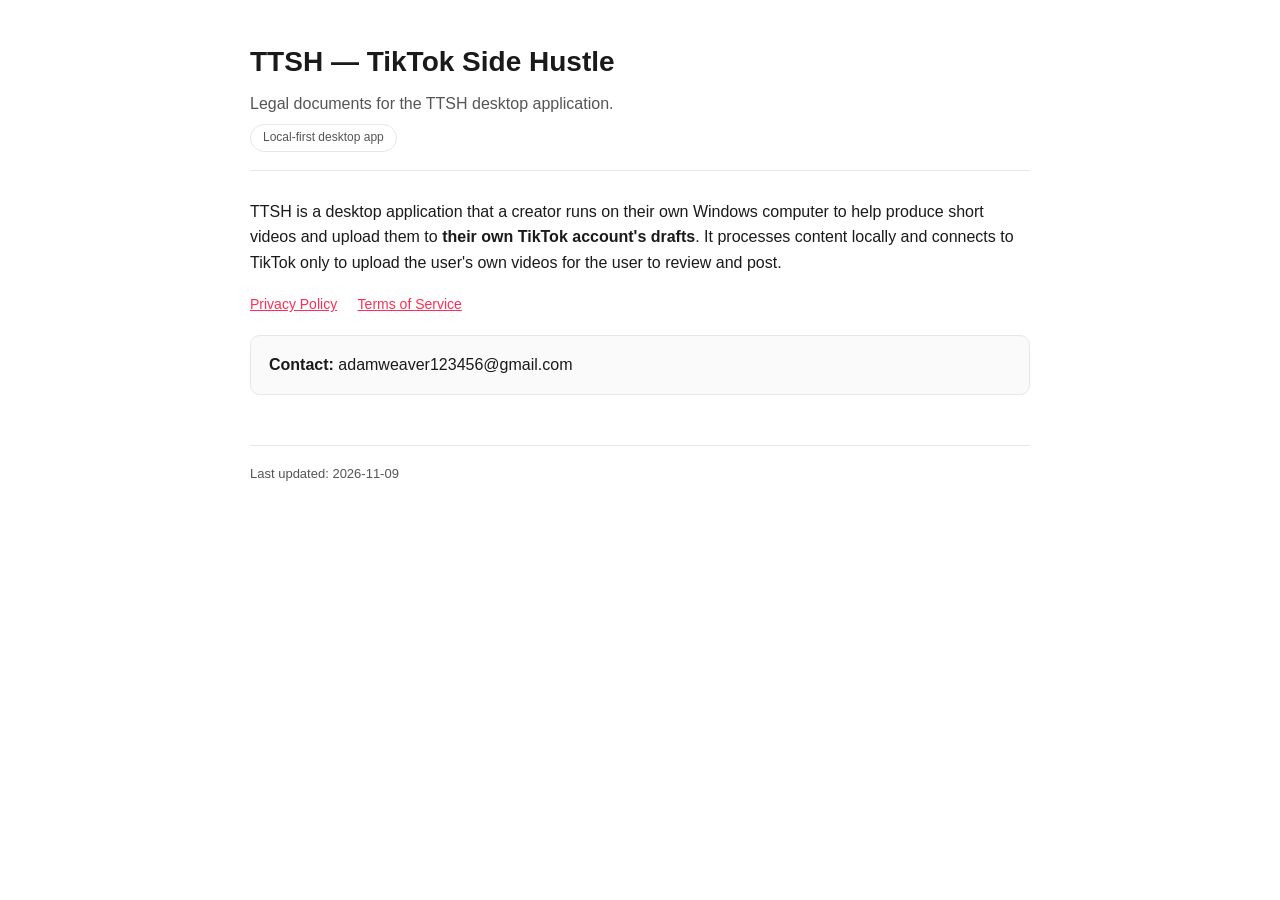
<file: index.html>
<!doctype html>
<html lang="en">
<head>
<meta charset="utf-8">
<meta name="viewport" content="width=device-width, initial-scale=1">
<title>TTSH — Legal</title>
<link rel="stylesheet" href="_shared.css">
</head>
<body>
<div class="wrap">
<header>
  <h1>TTSH — TikTok Side Hustle</h1>
  <div class="muted">Legal documents for the TTSH desktop application.</div>
  <div class="badge">Local-first desktop app</div>
</header>

<p>TTSH is a desktop application that a creator runs on their own Windows computer
to help produce short videos and upload them to <strong>their own TikTok account's
drafts</strong>. It processes content locally and connects to TikTok only to upload
the user's own videos for the user to review and post.</p>

<nav>
  <a href="privacy.html">Privacy Policy</a>
  <a href="terms.html">Terms of Service</a>
</nav>

<div class="card">
  <strong>Contact:</strong> adamweaver123456@gmail.com
</div>

<footer>Last updated: 2026-11-09</footer>
</div>
</body>
</html>
</file>
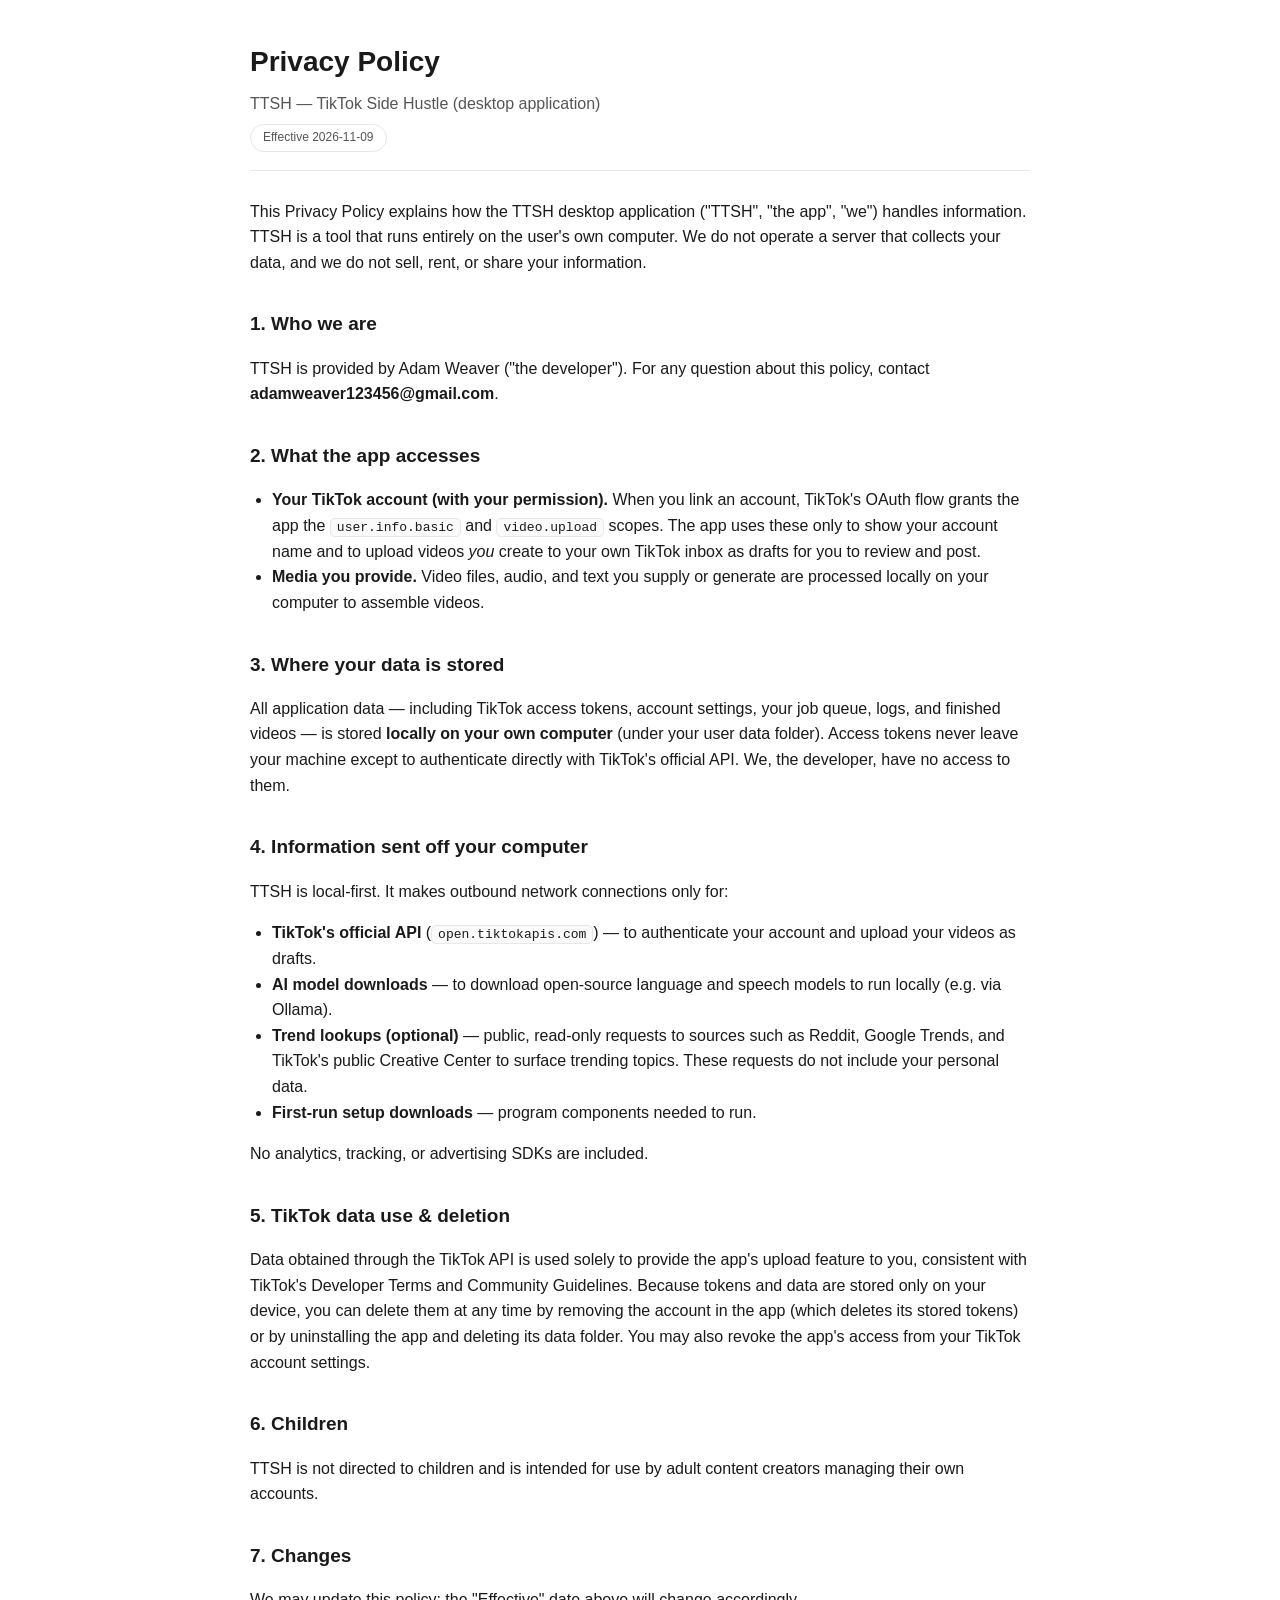
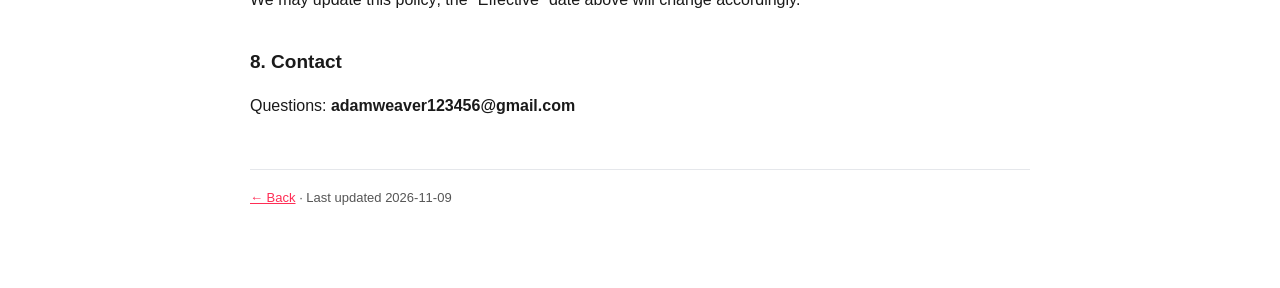
<file: privacy.html>
<!doctype html>
<html lang="en">
<head>
<meta charset="utf-8">
<meta name="viewport" content="width=device-width, initial-scale=1">
<title>TTSH — Privacy Policy</title>
<link rel="stylesheet" href="_shared.css">
</head>
<body>
<div class="wrap">
<header>
  <h1>Privacy Policy</h1>
  <div class="muted">TTSH — TikTok Side Hustle (desktop application)</div>
  <div class="badge">Effective 2026-11-09</div>
</header>

<p>This Privacy Policy explains how the TTSH desktop application ("TTSH", "the app",
"we") handles information. TTSH is a tool that runs entirely on the user's own
computer. We do not operate a server that collects your data, and we do not sell,
rent, or share your information.</p>

<h2>1. Who we are</h2>
<p>TTSH is provided by Adam Weaver ("the developer"). For any question
about this policy, contact <strong>adamweaver123456@gmail.com</strong>.</p>

<h2>2. What the app accesses</h2>
<ul>
  <li><strong>Your TikTok account (with your permission).</strong> When you link an
  account, TikTok's OAuth flow grants the app the <code>user.info.basic</code> and
  <code>video.upload</code> scopes. The app uses these only to show your account
  name and to upload videos <em>you</em> create to your own TikTok inbox as drafts
  for you to review and post.</li>
  <li><strong>Media you provide.</strong> Video files, audio, and text you supply or
  generate are processed locally on your computer to assemble videos.</li>
</ul>

<h2>3. Where your data is stored</h2>
<p>All application data — including TikTok access tokens, account settings, your
job queue, logs, and finished videos — is stored <strong>locally on your own
computer</strong> (under your user data folder). Access tokens never leave your
machine except to authenticate directly with TikTok's official API. We, the
developer, have no access to them.</p>

<h2>4. Information sent off your computer</h2>
<p>TTSH is local-first. It makes outbound network connections only for:</p>
<ul>
  <li><strong>TikTok's official API</strong> (<code>open.tiktokapis.com</code>) — to
  authenticate your account and upload your videos as drafts.</li>
  <li><strong>AI model downloads</strong> — to download open-source language and
  speech models to run locally (e.g. via Ollama).</li>
  <li><strong>Trend lookups (optional)</strong> — public, read-only requests to
  sources such as Reddit, Google Trends, and TikTok's public Creative Center to
  surface trending topics. These requests do not include your personal data.</li>
  <li><strong>First-run setup downloads</strong> — program components needed to run.</li>
</ul>
<p>No analytics, tracking, or advertising SDKs are included.</p>

<h2>5. TikTok data use &amp; deletion</h2>
<p>Data obtained through the TikTok API is used solely to provide the app's upload
feature to you, consistent with TikTok's Developer Terms and Community Guidelines.
Because tokens and data are stored only on your device, you can delete them at any
time by removing the account in the app (which deletes its stored tokens) or by
uninstalling the app and deleting its data folder. You may also revoke the app's
access from your TikTok account settings.</p>

<h2>6. Children</h2>
<p>TTSH is not directed to children and is intended for use by adult content
creators managing their own accounts.</p>

<h2>7. Changes</h2>
<p>We may update this policy; the "Effective" date above will change accordingly.</p>

<h2>8. Contact</h2>
<p>Questions: <strong>adamweaver123456@gmail.com</strong></p>

<footer><a href="index.html">← Back</a> · Last updated 2026-11-09</footer>
</div>
</body>
</html>
</file>
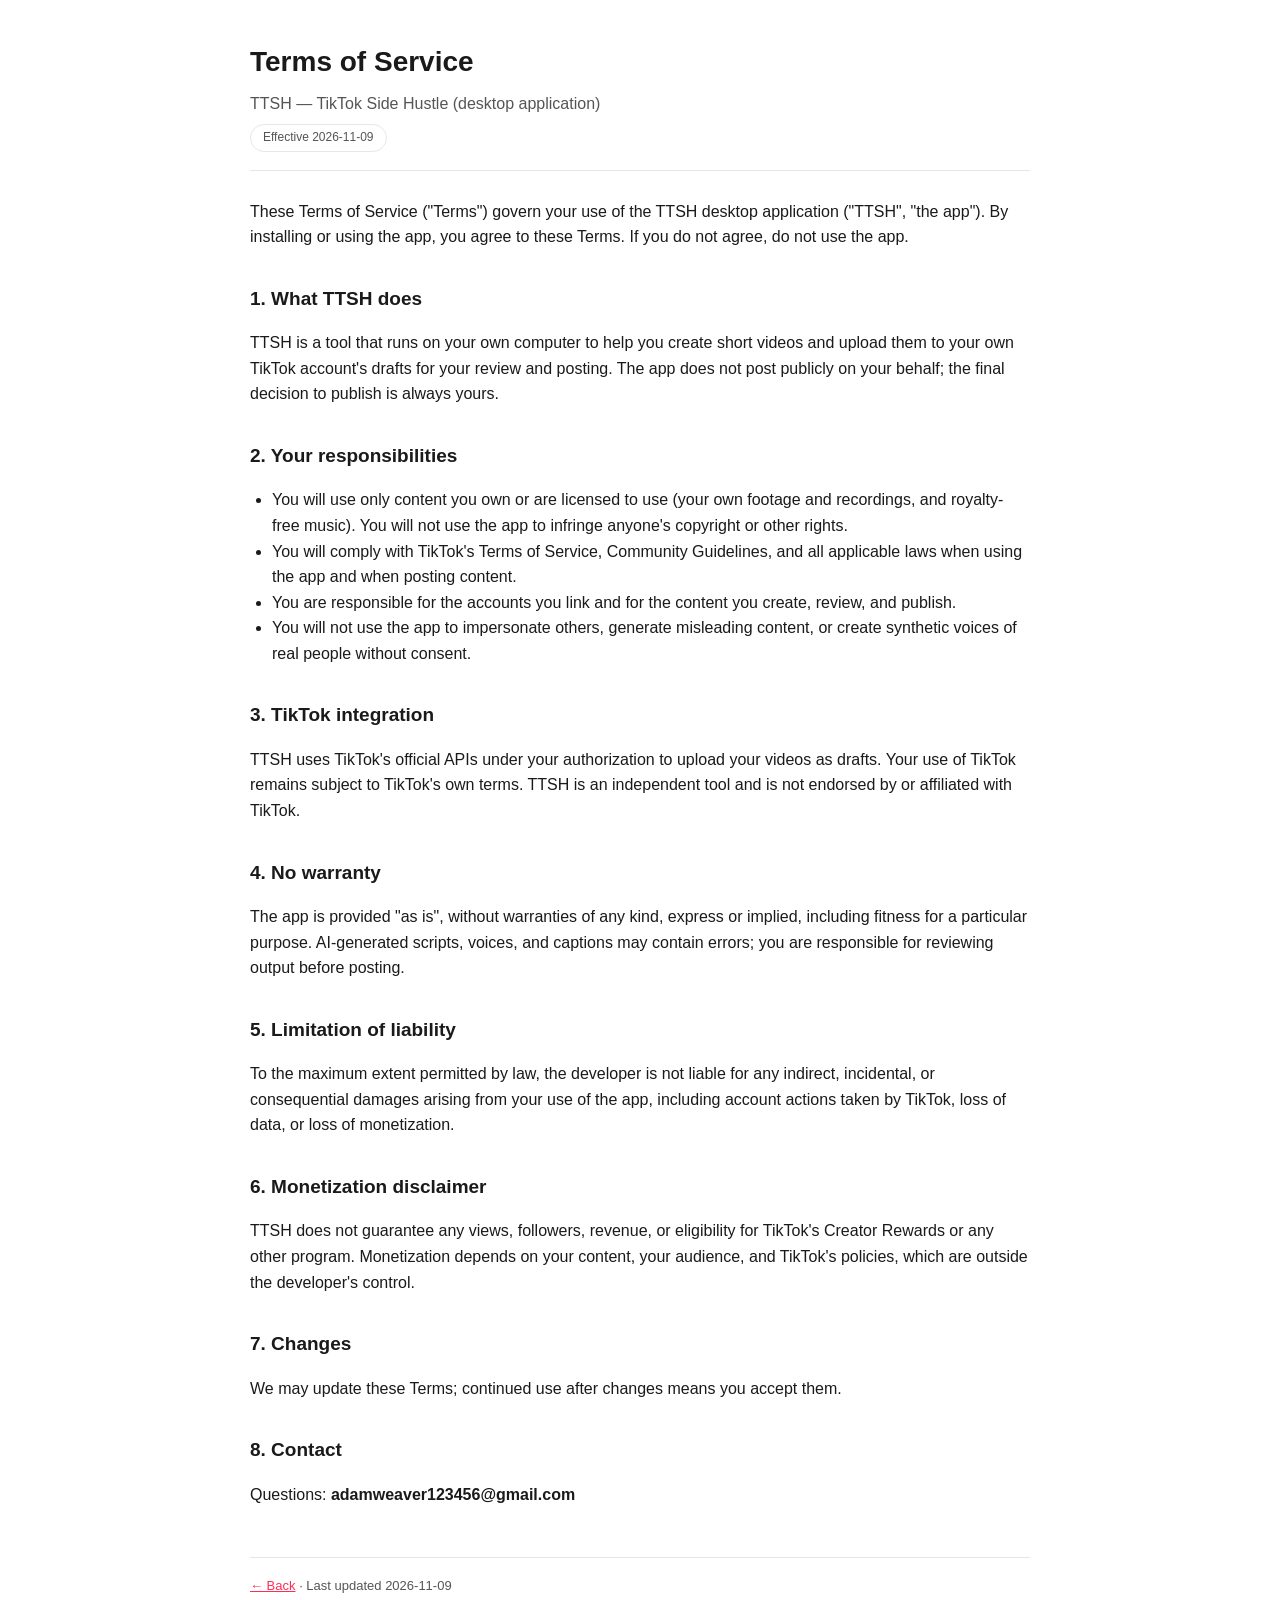
<file: terms.html>
<!doctype html>
<html lang="en">
<head>
<meta charset="utf-8">
<meta name="viewport" content="width=device-width, initial-scale=1">
<title>TTSH — Terms of Service</title>
<link rel="stylesheet" href="_shared.css">
</head>
<body>
<div class="wrap">
<header>
  <h1>Terms of Service</h1>
  <div class="muted">TTSH — TikTok Side Hustle (desktop application)</div>
  <div class="badge">Effective 2026-11-09</div>
</header>

<p>These Terms of Service ("Terms") govern your use of the TTSH desktop application
("TTSH", "the app"). By installing or using the app, you agree to these Terms. If
you do not agree, do not use the app.</p>

<h2>1. What TTSH does</h2>
<p>TTSH is a tool that runs on your own computer to help you create short videos and
upload them to your own TikTok account's drafts for your review and posting. The app
does not post publicly on your behalf; the final decision to publish is always yours.</p>

<h2>2. Your responsibilities</h2>
<ul>
  <li>You will use only content you own or are licensed to use (your own footage and
  recordings, and royalty-free music). You will not use the app to infringe anyone's
  copyright or other rights.</li>
  <li>You will comply with TikTok's Terms of Service, Community Guidelines, and all
  applicable laws when using the app and when posting content.</li>
  <li>You are responsible for the accounts you link and for the content you create,
  review, and publish.</li>
  <li>You will not use the app to impersonate others, generate misleading content, or
  create synthetic voices of real people without consent.</li>
</ul>

<h2>3. TikTok integration</h2>
<p>TTSH uses TikTok's official APIs under your authorization to upload your videos as
drafts. Your use of TikTok remains subject to TikTok's own terms. TTSH is an
independent tool and is not endorsed by or affiliated with TikTok.</p>

<h2>4. No warranty</h2>
<p>The app is provided "as is", without warranties of any kind, express or implied,
including fitness for a particular purpose. AI-generated scripts, voices, and
captions may contain errors; you are responsible for reviewing output before
posting.</p>

<h2>5. Limitation of liability</h2>
<p>To the maximum extent permitted by law, the developer is not liable for any
indirect, incidental, or consequential damages arising from your use of the app,
including account actions taken by TikTok, loss of data, or loss of monetization.</p>

<h2>6. Monetization disclaimer</h2>
<p>TTSH does not guarantee any views, followers, revenue, or eligibility for
TikTok's Creator Rewards or any other program. Monetization depends on your content,
your audience, and TikTok's policies, which are outside the developer's control.</p>

<h2>7. Changes</h2>
<p>We may update these Terms; continued use after changes means you accept them.</p>

<h2>8. Contact</h2>
<p>Questions: <strong>adamweaver123456@gmail.com</strong></p>

<footer><a href="index.html">← Back</a> · Last updated 2026-11-09</footer>
</div>
</body>
</html>
</file>
<file: _shared.css>
:root{--bg:#ffffff;--fg:#1a1a1a;--muted:#555;--border:#e5e7eb;--accent:#ff2d55;--card:#fafafa}
@media (prefers-color-scheme:dark){:root{--bg:#0e1116;--fg:#e6edf3;--muted:#9aa7b4;--border:#2a3240;--accent:#ff466b;--card:#161b22}}
*{box-sizing:border-box}
body{margin:0;background:var(--bg);color:var(--fg);font-family:-apple-system,Segoe UI,Roboto,Helvetica,Arial,sans-serif;line-height:1.6}
.wrap{max-width:820px;margin:0 auto;padding:40px 20px 80px}
header{border-bottom:1px solid var(--border);padding-bottom:18px;margin-bottom:28px}
h1{font-size:28px;margin:0 0 6px}
h2{font-size:19px;margin:34px 0 10px}
.muted{color:var(--muted)}
a{color:var(--accent)}
.badge{display:inline-block;font-size:12px;color:var(--muted);border:1px solid var(--border);border-radius:14px;padding:3px 12px;margin-top:8px}
.card{background:var(--card);border:1px solid var(--border);border-radius:10px;padding:16px 18px;margin:18px 0}
nav a{margin-right:16px;font-size:14px}
footer{margin-top:50px;padding-top:18px;border-top:1px solid var(--border);color:var(--muted);font-size:13px}
ul{padding-left:22px}
code{background:var(--card);border:1px solid var(--border);border-radius:5px;padding:1px 6px;font-size:13px}
</file>
